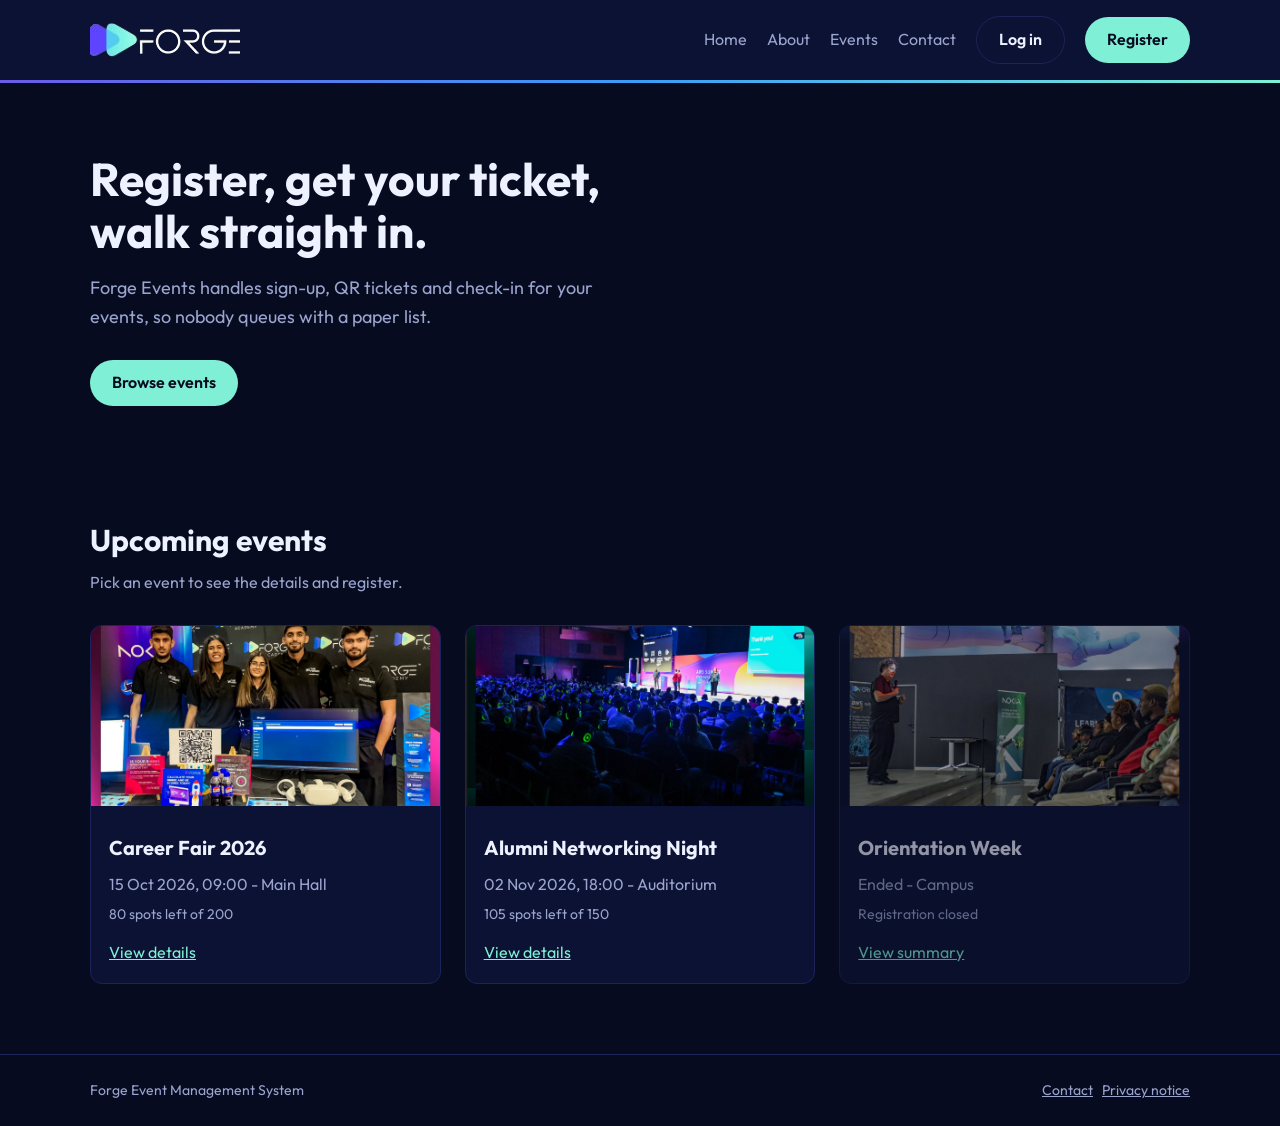
<file: index.html>
<!DOCTYPE html>
<html lang="en">
<head>
  <meta charset="utf-8">
  <meta name="viewport" content="width=device-width, initial-scale=1">
  <title>Forge Event Management System</title>

  <!-- Font from Google Fonts (optional - if you delete this, the page uses Arial) -->
  <link href="https://fonts.googleapis.com/css2?family=Outfit:wght@400;600&display=swap" rel="stylesheet">

  <!-- This line connects the page to our styling file -->
  <link rel="stylesheet" href="style.css">
  
</head>

<body>

  <!-- ============================================================
       1. HEADER
       ============================================================ -->
  <header class="header">
    <div class="container header-inner">

       
           <img src="forge-logo-wht.png" alt="Forge Events logo"> 
      <a href="index.html" class="logo"></a>

      <!-- Menu. Each <li> is one menu item, each <a> is a link to another page -->
      <nav>
        <ul class="menu">
          <li><a href="index.html">Home</a></li>
          <li><a href="about.html">About</a></li>
          <li><a href="events.html">Events</a></li>
          <li><a href="contact.html">Contact</a></li>
          <li><a href="login.html" class="btn btn-outline">Log in</a></li>
          <li><a href="signup.html" class="btn btn-primary">Register</a></li>
        </ul>
      </nav>

    </div>
  </header>


  <main>

    <!-- ============================================================
         2. HERO (the first big section people see)
         Left side = text and buttons. Right side = a picture.
         ============================================================ -->
    <section class="hero">
      <div class="container hero-inner">

        <div class="hero-text">
          <h1>Register, get your ticket, walk straight in.</h1>
          <p>
            Forge Events handles sign-up, QR tickets and check-in for your
            events, so nobody queues with a paper list.
          </p>
          <a href="events.html" class="btn btn-primary">Browse events</a>
          <!--<a href="login.html" class="btn btn-outline">Log in</a>-->
        </div>

        <div class="hero-picture">
          <!--
            PICTURE SPACE #1 (hero picture)
           
           <img src="image6.jpg" alt="People at an event">
        </div>-->

      </div>
    </section>


    <!-- ============================================================
         3. UPCOMING EVENTS
         ============================================================ -->
    <section class="events">
      <div class="container">

        <h2>Upcoming events</h2>
        <p class="events-intro">Pick an event to see the details and register.</p>

        <div class="card-grid">

          <!-- Event card 1 -->
          <article class="card">
            <!-- PICTURE SPACE #2 -->
           
             <img src="image1.jpg" alt="Career Fair 2026"> 

            <div class="card-body">
              <h3>Career Fair 2026</h3>
              <p>15 Oct 2026, 09:00 - Main Hall</p>
              <p class="spots">80 spots left of 200</p>
              <a href="event-details.html">View details</a>
            </div>
          </article>

          <!-- Event card 2 -->
          <article class="card">
            <!-- PICTURE SPACE #3 -->
            <img src="image3.jpg" alt="Alumni Networking Night"> 

            <div class="card-body">
              <h3>Alumni Networking Night</h3>
              <p>02 Nov 2026, 18:00 - Auditorium</p>
              <p class="spots">105 spots left of 150</p>
              <a href="event-details.html">View details</a>
            </div>
          </article>

          <!-- Event card 3 (a past event - the extra class "past" makes it look faded) -->
          <article class="card past">
            <!-- PICTURE SPACE #4 -->
            
             <img src="image5.jpg" alt="Orientation Week"> 

            <div class="card-body">
              <h3>Orientation Week</h3>
              <p>Ended - Campus</p>
              <p class="spots">Registration closed</p>
              <a href="event-details.html">View summary</a>
            </div>
          </article>

        </div>
        <div id="created-public-events" class="card-grid" aria-live="polite"></div>
      </div>
    </section>

  </main>


  <!-- ============================================================
       4. FOOTER
       ============================================================ -->
  <footer class="footer">
    <div class="container footer-inner">
      <span>Forge Event Management System</span>
      <span><a href="contact.html">Contact</a> &nbsp; <a href="privacy.html">Privacy notice</a></span>
    </div>
  </footer>

  <script src="events.js"></script>
</body>
</html>
</file>
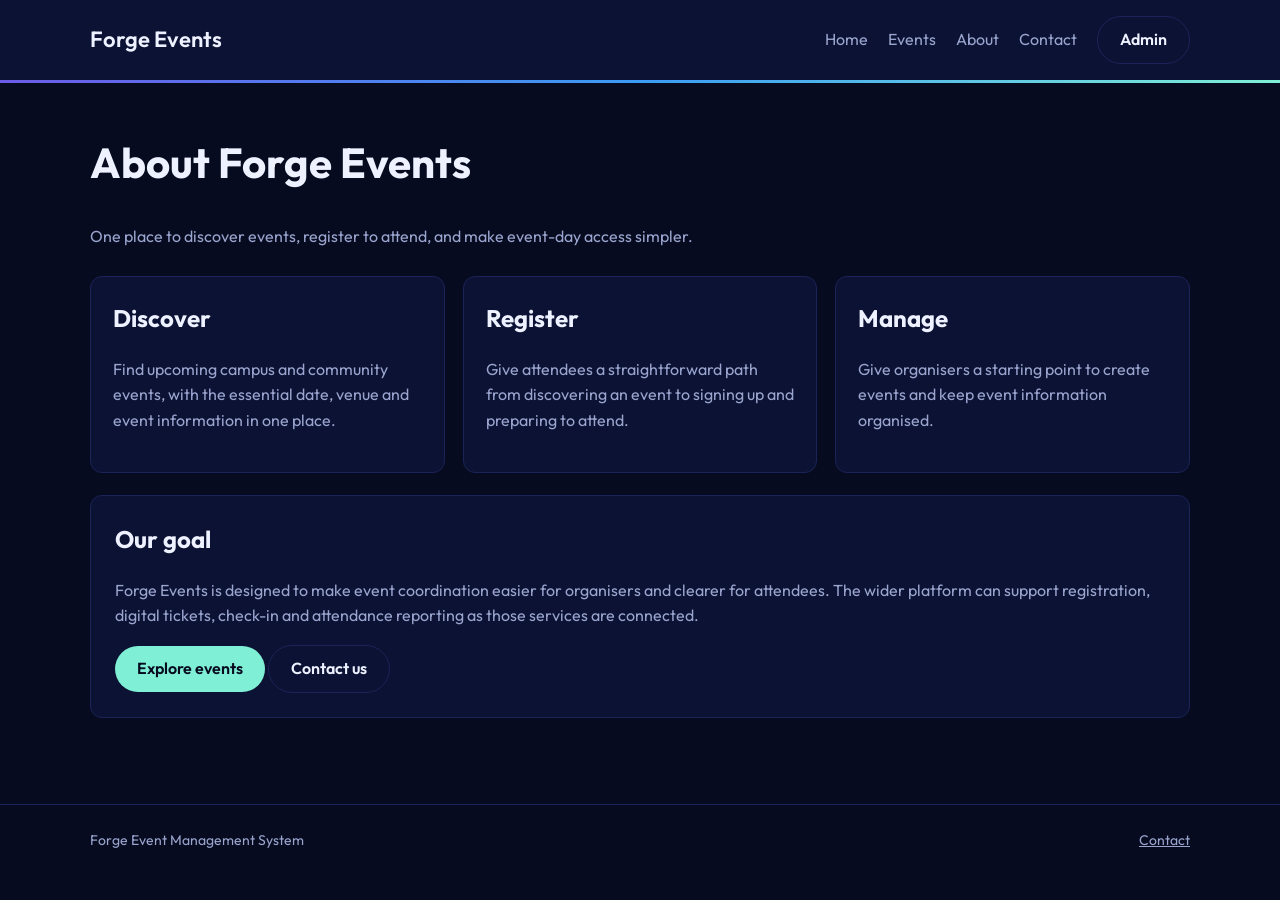
<file: about.html>
<!DOCTYPE html>
<html lang="en"><head><meta charset="utf-8"><meta name="viewport" content="width=device-width, initial-scale=1">
<title>About - Forge Events</title><link href="https://fonts.googleapis.com/css2?family=Outfit:wght@400;600&display=swap" rel="stylesheet"><link rel="stylesheet" href="style.css"></head>
<body><header class="header"><div class="container header-inner"><a href="index.html" class="logo">Forge Events</a><nav><ul class="menu"><li><a href="index.html">Home</a></li><li><a href="events.html">Events</a></li><li><a href="about.html" aria-current="page">About</a></li><li><a href="contact.html">Contact</a></li><li><a href="admin-dashboard.html" class="btn btn-outline">Admin</a></li></ul></nav></div></header>
<main class="page-content"><div class="container"><h1>About Forge Events</h1><p>One place to discover events, register to attend, and make event-day access simpler.</p>
<section class="content-grid"><div><h2>Discover</h2><p>Find upcoming campus and community events, with the essential date, venue and event information in one place.</p></div><div><h2>Register</h2><p>Give attendees a straightforward path from discovering an event to signing up and preparing to attend.</p></div><div><h2>Manage</h2><p>Give organisers a starting point to create events and keep event information organised.</p></div></section>
<section class="content-panel"><h2>Our goal</h2><p>Forge Events is designed to make event coordination easier for organisers and clearer for attendees. The wider platform can support registration, digital tickets, check-in and attendance reporting as those services are connected.</p><a class="btn btn-primary" href="events.html">Explore events</a> <a class="btn btn-outline" href="contact.html">Contact us</a></section>
</div></main><footer class="footer"><div class="container footer-inner"><span>Forge Event Management System</span><span><a href="contact.html">Contact</a></span></div></footer></body></html>
</file>
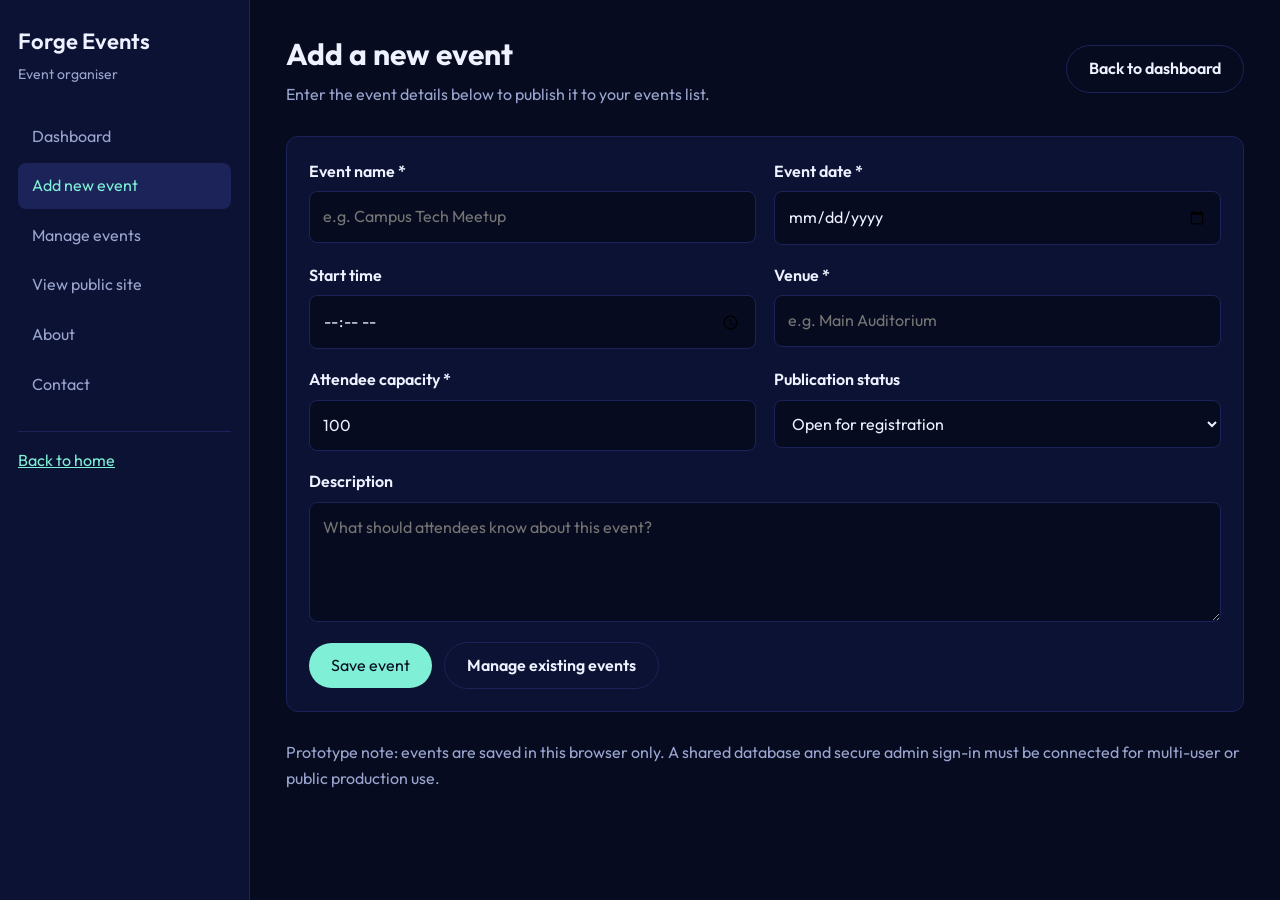
<file: add-event.html>
<!DOCTYPE html>
<html lang="en">
<head>
  <meta charset="utf-8">
  <meta name="viewport" content="width=device-width, initial-scale=1">
  <title>Add an event - Forge Events</title>
  <link href="https://fonts.googleapis.com/css2?family=Outfit:wght@400;600&display=swap" rel="stylesheet">
  <link rel="stylesheet" href="style.css">
</head>
<body>
  <div class="dashboard">
    <aside class="sidebar">
      <a href="index.html" class="logo">Forge Events</a>
      <p class="role-label">Event organiser</p>
      <nav><ul>
        <li><a href="admin-dashboard.html">Dashboard</a></li>
        <li><a href="add-event.html" class="active">Add new event</a></li>
        <li><a href="manage-events.html">Manage events</a></li>
        <li><a href="index.html">View public site</a></li>
        <li><a href="about.html">About</a></li>
        <li><a href="contact.html">Contact</a></li>
      </ul></nav>
      <div class="logout"><a href="index.html">Back to home</a></div>
    </aside>
    <main class="main">
      <div class="page-top"><div><h1>Add a new event</h1><p>Enter the event details below to publish it to your events list.</p></div>
        <a class="btn btn-outline" href="admin-dashboard.html">Back to dashboard</a></div>
      <section class="panel">
        <div id="event-notice" class="notice" role="status" hidden></div>
        <form id="event-form">
          <div class="form-grid">
            <div class="form-field"><label for="title">Event name *</label><input id="title" name="title" required maxlength="100" placeholder="e.g. Campus Tech Meetup"></div>
            <div class="form-field"><label for="date">Event date *</label><input id="date" name="date" type="date" required></div>
            <div class="form-field"><label for="time">Start time</label><input id="time" name="time" type="time"></div>
            <div class="form-field"><label for="venue">Venue *</label><input id="venue" name="venue" required maxlength="120" placeholder="e.g. Main Auditorium"></div>
            <div class="form-field"><label for="capacity">Attendee capacity *</label><input id="capacity" name="capacity" type="number" min="1" max="100000" value="100" required></div>
            <div class="form-field"><label for="status">Publication status</label><select id="status" name="status"><option value="Open">Open for registration</option><option value="Draft">Draft</option></select></div>
            <div class="form-field full"><label for="description">Description</label><textarea id="description" name="description" maxlength="1500" placeholder="What should attendees know about this event?"></textarea></div>
          </div>
          <div class="form-actions"><button class="btn btn-primary" type="submit">Save event</button><a class="btn btn-outline" href="manage-events.html">Manage existing events</a></div>
        </form>
      </section>
      <p class="muted">Prototype note: events are saved in this browser only. A shared database and secure admin sign-in must be connected for multi-user or public production use.</p>
    </main>
  </div>
  <script src="events.js"></script>
</body>
</html>
</file>
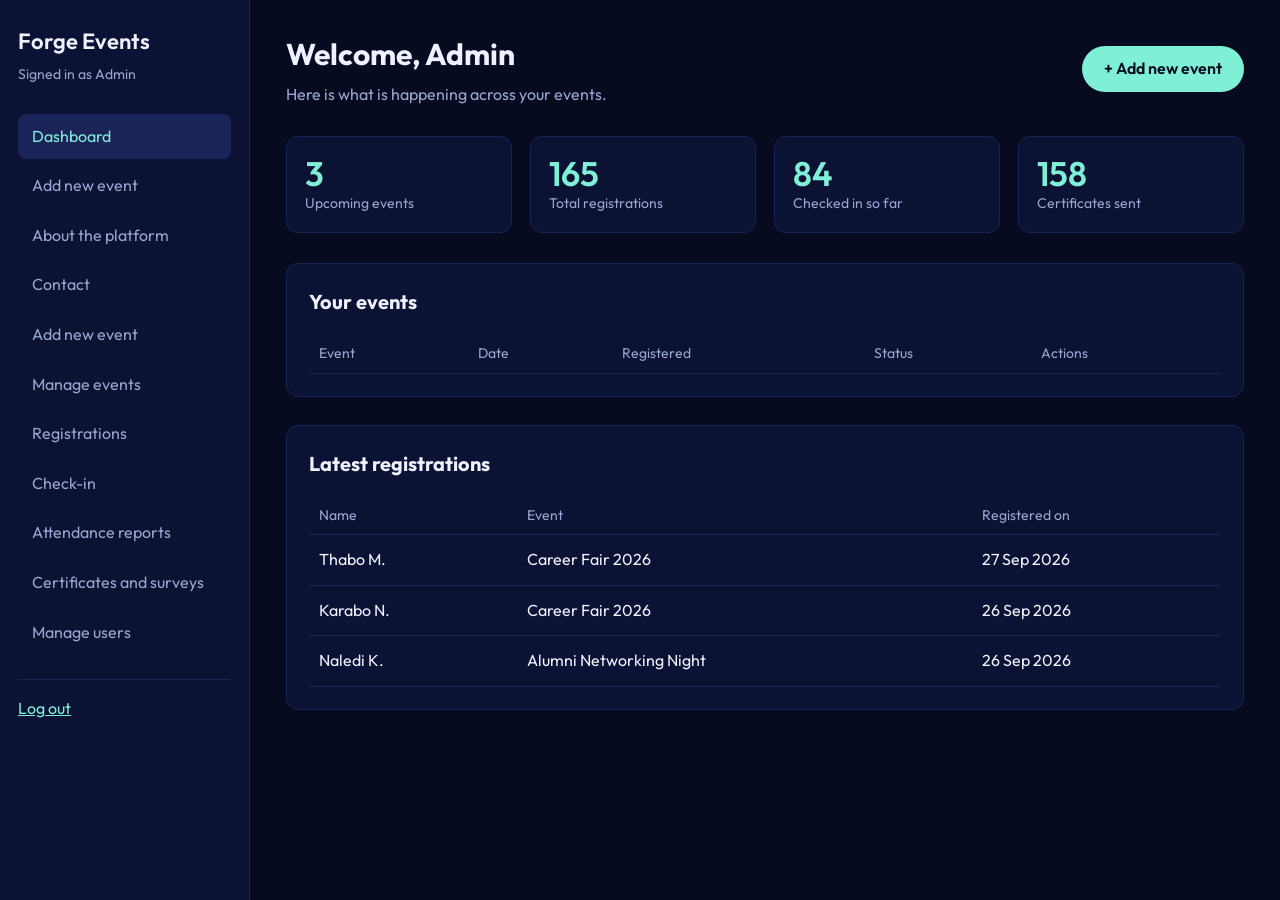
<file: admin-dashboard.html>
<!DOCTYPE html>
<html lang="en">

<!--
  ADMIN DASHBOARD - HTML file
  Who sees this: the admin (superadmin). This is the person who can
  create and manage events.

  The page has 2 parts:
    1. Sidebar - logo and the menu of things the admin can do
    2. Main    - welcome text, the numbers, then the table of events

  NOTE FOR THE TEAM (login page):
    After a successful login, send admins to this page
    (admin-dashboard.html) and students/volunteers to student-dashboard.html.

  All the numbers and names below are EXAMPLES. Later they will come
  from the database.
-->

<head>
  <meta charset="utf-8">
  <meta name="viewport" content="width=device-width, initial-scale=1">
  <title>Admin dashboard - Forge Events</title>

  <link href="https://fonts.googleapis.com/css2?family=Outfit:wght@400;600&display=swap" rel="stylesheet">

  <link rel="stylesheet" href="style.css">
</head>

  <div class="dashboard">

    <!-- ============================================================
         1. SIDEBAR
         The link for the page you are on has class="active".
         ============================================================ -->
    <aside class="sidebar">
      <a href="index.html" class="logo">Forge Events</a>
      <p class="role-label">Signed in as Admin</p>

      <nav>
        <ul>
          <li><a href="admin-dashboard.html" class="active">Dashboard</a></li>
          <li><a href="add-event.html">Add new event</a></li>
          <li><a href="about.html">About the platform</a></li>
          <li><a href="contact.html">Contact</a></li>
          <li><a href="add-event.html">Add new event</a></li>
          <li><a href="manage-events.html">Manage events</a></li>
          <li><a href="registrations.html">Registrations</a></li>
          <li><a href="check-in.html">Check-in</a></li>
          <li><a href="reports.html">Attendance reports</a></li>
          <li><a href="certificates.html">Certificates and surveys</a></li>
          <li><a href="users.html">Manage users</a></li>
        </ul>
      </nav>

      <div class="logout">
        <a href="index.html">Log out</a>
      </div>
    </aside>


    <!-- ============================================================
         2. MAIN CONTENT
         ============================================================ -->
    <main class="main">

      <!-- Welcome text and the main admin action: adding an event -->
      <div class="page-top">
        <div>
          <h1>Welcome, Admin</h1>
          <p>Here is what is happening across your events.</p>
        </div>
        <a href="add-event.html" class="btn btn-primary">+ Add new event</a>
      </div>

      <!-- The row of numbers. To add another box, copy one <div class="stat-box"> -->
      <section class="stats">
        <div class="stat-box">
          <div class="stat-number">3</div>
          <div class="stat-label">Upcoming events</div>
        </div>
        <div class="stat-box">
          <div class="stat-number">165</div>
          <div class="stat-label">Total registrations</div>
        </div>
        <div class="stat-box">
          <div class="stat-number">84</div>
          <div class="stat-label">Checked in so far</div>
        </div>
        <div class="stat-box">
          <div class="stat-number">158</div>
          <div class="stat-label">Certificates sent</div>
        </div>
      </section>

      <!-- Table of events. One <tr> is one row, each <td> is one cell.
           To add an event to the table, copy a whole <tr> ... </tr> block. -->
      <section class="panel">
        <h2>Your events</h2>
        <table>
          <thead>
            <tr>
              <th>Event</th>
              <th>Date</th>
              <th>Registered</th>
              <th>Status</th>
              <th>Actions</th>
            </tr>
          </thead>
          <tbody id="created-events-table">
            <tr>
              <td>Career Fair 2026</td>
              <td>15 Oct 2026</td>
              <td>120 / 200</td>
              <td><span class="status open">Open</span></td>
              <td>
                <a href="manage-events.html" class="btn btn-outline btn-small">Manage</a>
                <a href="add-event.html" class="btn btn-outline btn-small">Edit</a>
              </td>
            </tr>
            <tr>
              <td>Alumni Networking Night</td>
              <td>02 Nov 2026</td>
              <td>45 / 150</td>
              <td><span class="status open">Open</span></td>
              <td>
                <a href="manage-events.html" class="btn btn-outline btn-small">Manage</a>
                <a href="add-event.html" class="btn btn-outline btn-small">Edit</a>
              </td>
            </tr>
            <tr>
              <td>Tech Talk: AI in Industry</td>
              <td>20 Nov 2026</td>
              <td>0 / 60</td>
              <td><span class="status">Draft</span></td>
              <td>
                <a href="manage-events.html" class="btn btn-outline btn-small">Manage</a>
                <a href="add-event.html" class="btn btn-outline btn-small">Edit</a>
              </td>
            </tr>
            <tr>
              <td>Orientation Week</td>
              <td>Ended</td>
              <td>180 / 180</td>
              <td><span class="status">Past</span></td>
              <td>
                <a href="reports.html" class="btn btn-outline btn-small">View report</a>
              </td>
            </tr>
          </tbody>
        </table>
      </section>

      <!-- Latest sign-ups -->
      <section class="panel">
        <h2>Latest registrations</h2>
        <table>
          <thead>
            <tr>
              <th>Name</th>
              <th>Event</th>
              <th>Registered on</th>
            </tr>
          </thead>
          <tbody>
            <tr>
              <td>Thabo M.</td>
              <td>Career Fair 2026</td>
              <td>27 Sep 2026</td>
            </tr>
            <tr>
              <td>Karabo N.</td>
              <td>Career Fair 2026</td>
              <td>26 Sep 2026</td>
            </tr>
            <tr>
              <td>Naledi K.</td>
              <td>Alumni Networking Night</td>
              <td>26 Sep 2026</td>
            </tr>
          </tbody>
        </table>
      </section>

    </main>
  </div>

  <script src="events.js"></script>
</body>
</html>
</file>
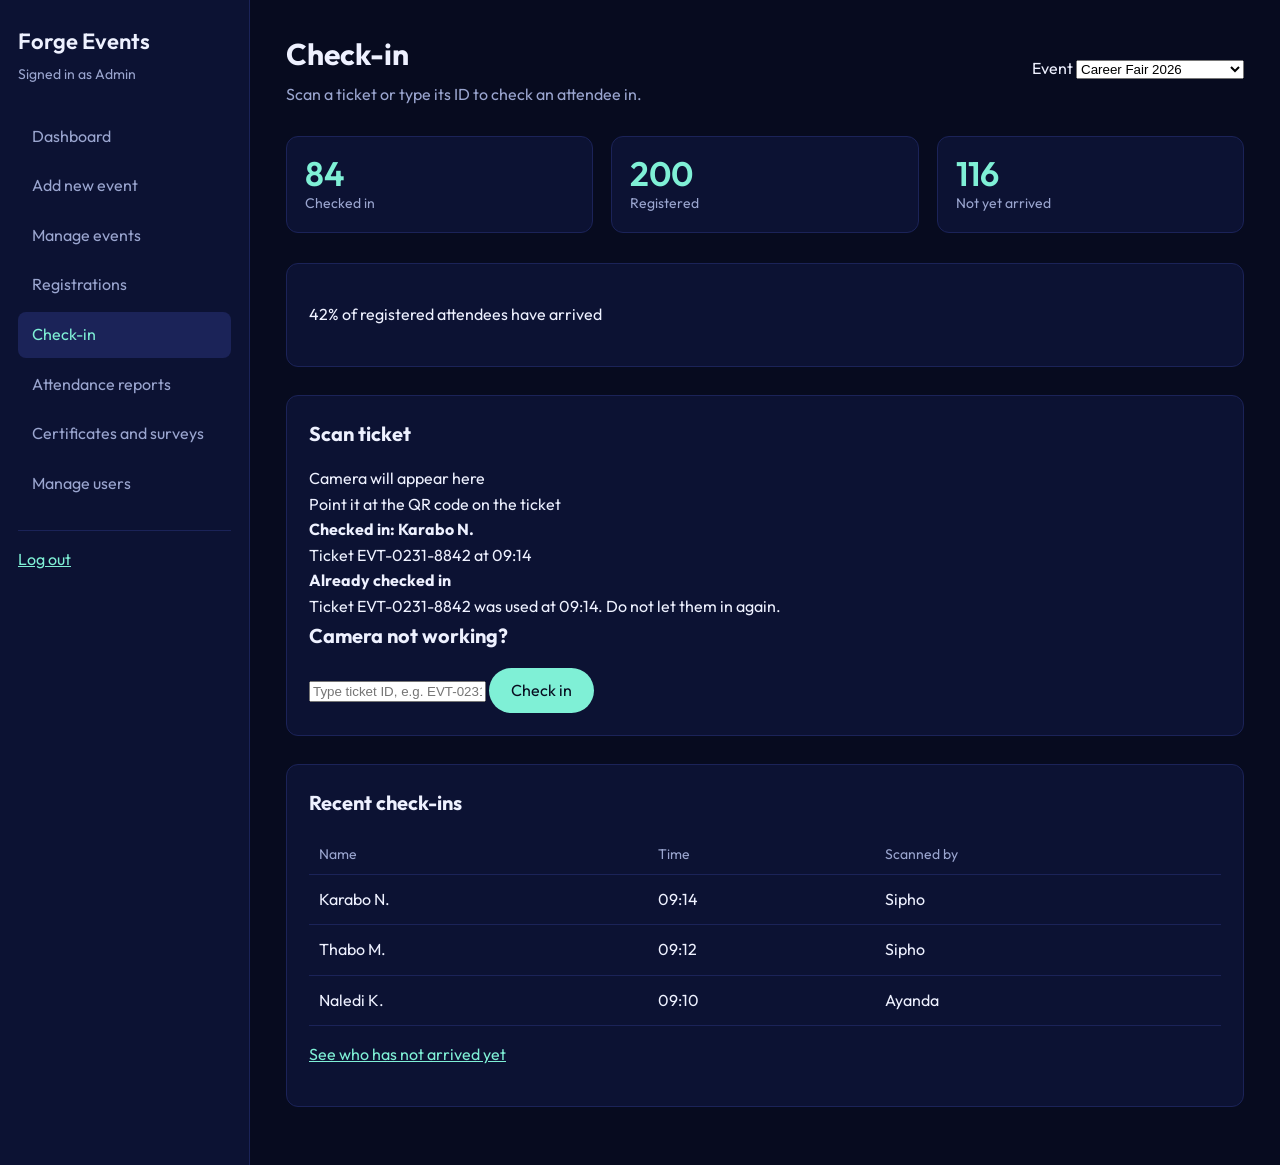
<file: check-in.html>
<!DOCTYPE html>
<html lang="en">

<!--
  CHECK-IN PAGE - HTML file
  Who uses this: admins and volunteers at the door of an event.
  Their job: check each attendee in by scanning the QR code on their
  ticket, or by typing the ticket ID if the scan does not work.

  The page has 2 parts:
    1. Sidebar - same as the admin dashboard
    2. Main    - choose event, the numbers, the scanner, the recent list

  FOR VOLUNTEERS: copy the sidebar from student-dashboard.html instead,
  and put class="active" on the "Volunteer check-in" link.

  All names and numbers are EXAMPLES. Later they will come from the database.
-->

<head>
  <meta charset="utf-8">
  <meta name="viewport" content="width=device-width, initial-scale=1">
  <title>Check-in - Forge Events</title>

  <link href="https://fonts.googleapis.com/css2?family=Outfit:wght@400;600&display=swap" rel="stylesheet">
  <link rel="stylesheet" href="style.css">
</head>

<body>

  <div class="dashboard">

    <!-- ============================================================
         1. SIDEBAR (admin version)
         ============================================================ -->
    <aside class="sidebar">
      <a href="index.html" class="logo">Forge Events</a>
      <p class="role-label">Signed in as Admin</p>

      <nav>
        <ul>
          <li><a href="admin-dashboard.html">Dashboard</a></li>
          <li><a href="add-event.html">Add new event</a></li>
          <li><a href="manage-events.html">Manage events</a></li>
          <li><a href="registrations.html">Registrations</a></li>
          <li><a href="check-in.html" class="active">Check-in</a></li>
          <li><a href="reports.html">Attendance reports</a></li>
          <li><a href="certificates.html">Certificates and surveys</a></li>
          <li><a href="users.html">Manage users</a></li>
        </ul>
      </nav>

      <div class="logout">
        <a href="index.html">Log out</a>
      </div>
    </aside>


    <!-- ============================================================
         2. MAIN CONTENT
         ============================================================ -->
    <main class="main">

      <!-- Title, and a dropdown to choose which event you are checking in for -->
      <div class="page-top">
        <div>
          <h1>Check-in</h1>
          <p>Scan a ticket or type its ID to check an attendee in.</p>
        </div>

        <div class="field">
          <label for="event-select">Event</label>
          <select id="event-select">
            <option>Career Fair 2026</option>
            <option>Alumni Networking Night</option>
            <option>Tech Talk: AI in Industry</option>
          </select>
        </div>
      </div>

      <!-- The numbers -->
      <section class="stats">
        <div class="stat-box">
          <div class="stat-number">84</div>
          <div class="stat-label">Checked in</div>
        </div>
        <div class="stat-box">
          <div class="stat-number">200</div>
          <div class="stat-label">Registered</div>
        </div>
        <div class="stat-box">
          <div class="stat-number">116</div>
          <div class="stat-label">Not yet arrived</div>
        </div>
      </section>

      <!-- Progress bar. The width in style="" is the percentage checked in. -->
      <section class="panel">
        <p class="progress-text">42% of registered attendees have arrived</p>
        <div class="progress">
          <div class="progress-fill" style="width: 42%;"></div>
        </div>
      </section>


      <!-- Two columns: scanner on the left, recent check-ins on the right -->
      <div class="checkin-layout">

        <!-- LEFT: scanner -->
        <section class="panel">
          <h2>Scan ticket</h2>

          <!-- Camera placeholder. Later, JavaScript will show the camera here. -->
          <div class="viewfinder">
            Camera will appear here<br>
            Point it at the QR code on the ticket
          </div>

          <!-- RESULT MESSAGE
               Only ONE of these shows at a time (decided by code later).
               For now both are here so you can see how they look. -->
          <div class="result result-success">
            <strong>Checked in: Karabo N.</strong><br>
            Ticket EVT-0231-8842 at 09:14
          </div>

          <div class="result result-error">
            <strong>Already checked in</strong><br>
            Ticket EVT-0231-8842 was used at 09:14. Do not let them in again.
          </div>

          <!-- Backup: type the ticket ID if the camera or QR code fails -->
          <h2 class="small-heading">Camera not working?</h2>
          <form class="manual-form" action="#" method="post">
            <input type="text" name="ticket-id" placeholder="Type ticket ID, e.g. EVT-0231-8842">
            <button type="submit" class="btn btn-primary">Check in</button>
          </form>
        </section>

        <!-- RIGHT: recent check-ins -->
        <section class="panel">
          <h2>Recent check-ins</h2>
          <table>
            <thead>
              <tr>
                <th>Name</th>
                <th>Time</th>
                <th>Scanned by</th>
              </tr>
            </thead>
            <tbody>
              <tr>
                <td>Karabo N.</td>
                <td>09:14</td>
                <td>Sipho</td>
              </tr>
              <tr>
                <td>Thabo M.</td>
                <td>09:12</td>
                <td>Sipho</td>
              </tr>
              <tr>
                <td>Naledi K.</td>
                <td>09:10</td>
                <td>Ayanda</td>
              </tr>
            </tbody>
          </table>

          <p class="panel-link"><a href="reports.html">See who has not arrived yet</a></p>
        </section>

      </div>

    </main>
  </div>

</body>
</html>
</file>
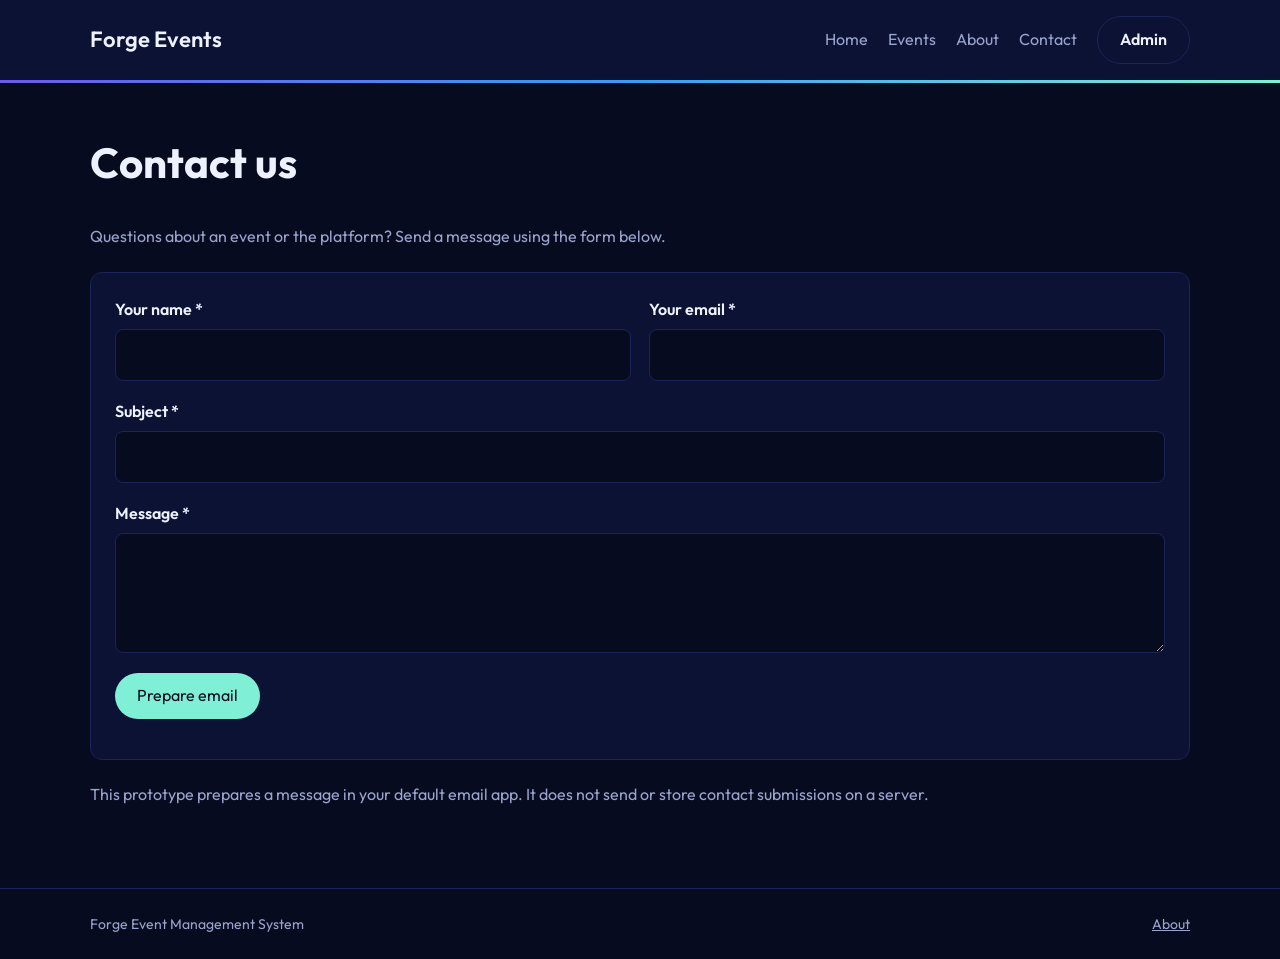
<file: contact.html>
<!DOCTYPE html>
<html lang="en"><head><meta charset="utf-8"><meta name="viewport" content="width=device-width, initial-scale=1">
<title>Contact - Forge Events</title><link href="https://fonts.googleapis.com/css2?family=Outfit:wght@400;600&display=swap" rel="stylesheet"><link rel="stylesheet" href="style.css"></head>
<body><header class="header"><div class="container header-inner"><a href="index.html" class="logo">Forge Events</a><nav><ul class="menu"><li><a href="index.html">Home</a></li><li><a href="events.html">Events</a></li><li><a href="about.html">About</a></li><li><a href="contact.html" aria-current="page">Contact</a></li><li><a href="admin-dashboard.html" class="btn btn-outline">Admin</a></li></ul></nav></div></header>
<main class="page-content"><div class="container"><h1>Contact us</h1><p>Questions about an event or the platform? Send a message using the form below.</p>
<section class="content-panel"><form id="contact-form"><div class="form-grid">
<div class="form-field"><label for="name">Your name *</label><input id="name" name="name" required maxlength="100" autocomplete="name"></div>
<div class="form-field"><label for="email">Your email *</label><input id="email" name="email" type="email" required maxlength="150" autocomplete="email"></div>
<div class="form-field full"><label for="subject">Subject *</label><input id="subject" name="subject" required maxlength="150"></div>
<div class="form-field full"><label for="message">Message *</label><textarea id="message" name="message" required maxlength="3000"></textarea></div>
</div><div class="form-actions"><button class="btn btn-primary" type="submit">Prepare email</button></div><p id="contact-notice" class="muted" role="status"></p></form></section>
<p class="muted">This prototype prepares a message in your default email app. It does not send or store contact submissions on a server.</p>
</div></main><footer class="footer"><div class="container footer-inner"><span>Forge Event Management System</span><span><a href="about.html">About</a></span></div></footer>
<script>
document.getElementById("contact-form").addEventListener("submit", function(e) {
 e.preventDefault(); if (!this.reportValidity()) return;
 const f = new FormData(this);
 const subject = encodeURIComponent(f.get("subject"));
 const body = encodeURIComponent("Name: " + f.get("name") + "\\nEmail: " + f.get("email") + "\\n\\n" + f.get("message"));
 document.getElementById("contact-notice").textContent = "Your email app should open with the message prepared. Add the team's contact email to the mailto link when it is confirmed.";
 window.location.href = "mailto:?subject=" + subject + "&body=" + body;
});
</script></body></html>
</file>
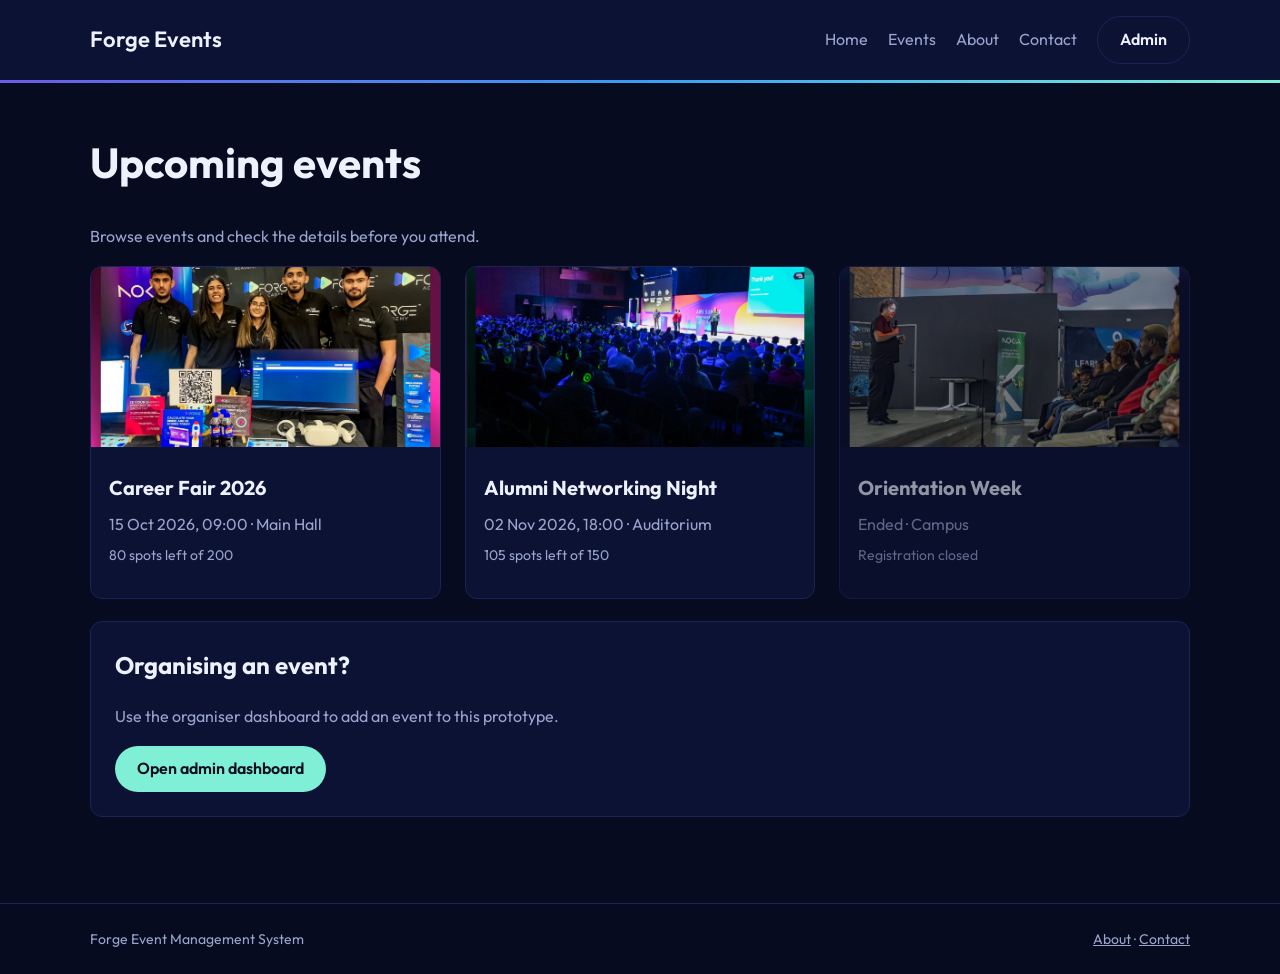
<file: events.html>
<!DOCTYPE html>
<html lang="en"><head><meta charset="utf-8"><meta name="viewport" content="width=device-width, initial-scale=1">
<title>Events - Forge Events</title><link href="https://fonts.googleapis.com/css2?family=Outfit:wght@400;600&display=swap" rel="stylesheet"><link rel="stylesheet" href="style.css"></head>
<body><header class="header"><div class="container header-inner"><a href="index.html" class="logo">Forge Events</a><nav><ul class="menu"><li><a href="index.html">Home</a></li><li><a href="events.html" aria-current="page">Events</a></li><li><a href="about.html">About</a></li><li><a href="contact.html">Contact</a></li><li><a href="admin-dashboard.html" class="btn btn-outline">Admin</a></li></ul></nav></div></header>
<main class="page-content"><div class="container"><h1>Upcoming events</h1><p>Browse events and check the details before you attend.</p>
<div class="card-grid">
<article class="card"><img src="image1.jpg" alt="Career fair"><div class="card-body"><h3>Career Fair 2026</h3><p>15 Oct 2026, 09:00 · Main Hall</p><p class="spots">80 spots left of 200</p></div></article>
<article class="card"><img src="image3.jpg" alt="Networking event"><div class="card-body"><h3>Alumni Networking Night</h3><p>02 Nov 2026, 18:00 · Auditorium</p><p class="spots">105 spots left of 150</p></div></article>
<article class="card past"><img src="image5.jpg" alt="Orientation week"><div class="card-body"><h3>Orientation Week</h3><p>Ended · Campus</p><p class="spots">Registration closed</p></div></article>
</div><div id="created-public-events" class="card-grid" aria-live="polite"></div>
<section class="content-panel"><h2>Organising an event?</h2><p>Use the organiser dashboard to add an event to this prototype.</p><a href="admin-dashboard.html" class="btn btn-primary">Open admin dashboard</a></section>
</div></main><footer class="footer"><div class="container footer-inner"><span>Forge Event Management System</span><span><a href="about.html">About</a> · <a href="contact.html">Contact</a></span></div></footer><script src="events.js"></script></body></html>
</file>
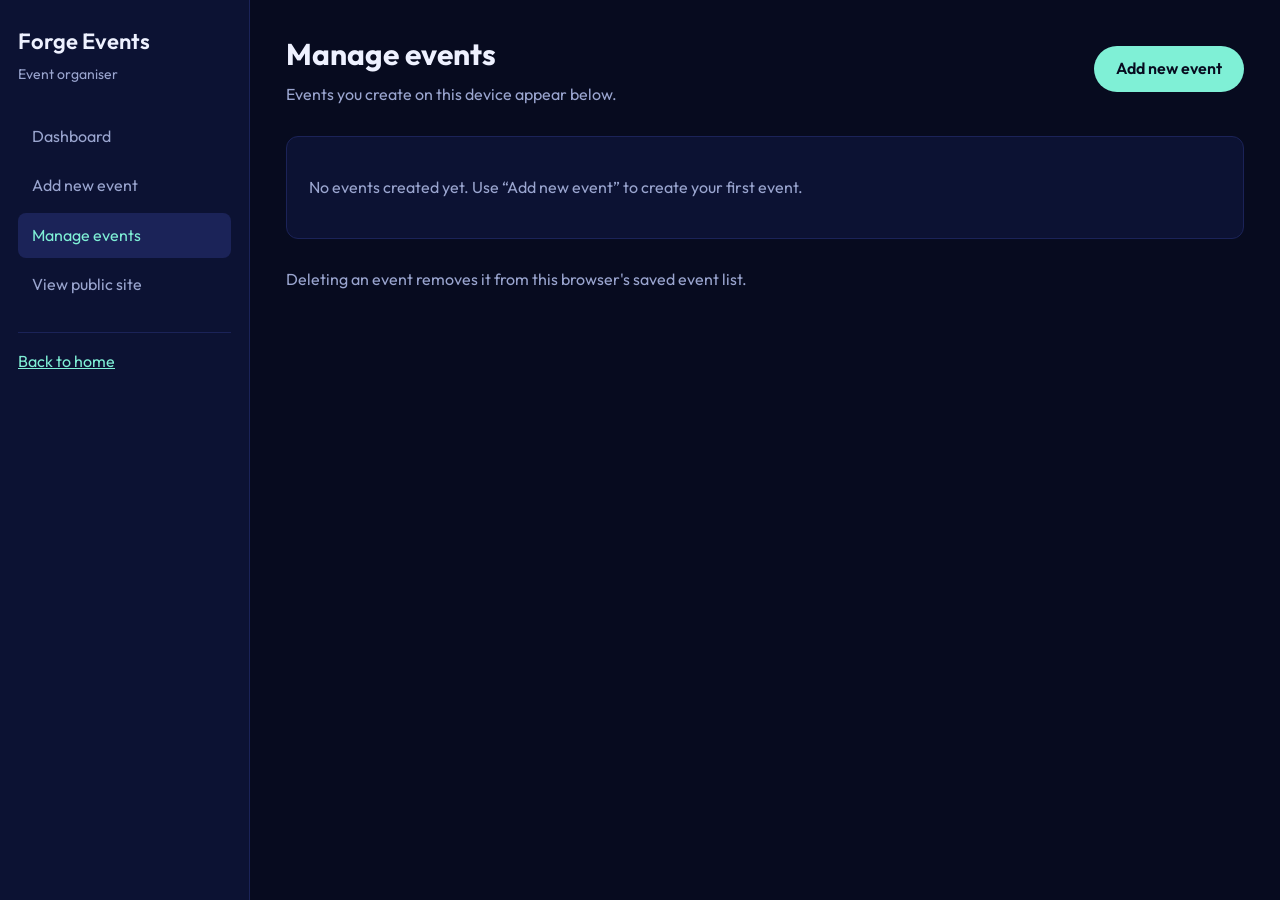
<file: manage-events.html>
<!DOCTYPE html>
<html lang="en"><head><meta charset="utf-8"><meta name="viewport" content="width=device-width, initial-scale=1">
<title>Manage events - Forge Events</title><link href="https://fonts.googleapis.com/css2?family=Outfit:wght@400;600&display=swap" rel="stylesheet"><link rel="stylesheet" href="style.css"></head>
<body><div class="dashboard"><aside class="sidebar"><a href="index.html" class="logo">Forge Events</a><p class="role-label">Event organiser</p><nav><ul>
<li><a href="admin-dashboard.html">Dashboard</a></li><li><a href="add-event.html">Add new event</a></li><li><a class="active" href="manage-events.html">Manage events</a></li><li><a href="index.html">View public site</a></li></ul></nav><div class="logout"><a href="index.html">Back to home</a></div></aside>
<main class="main"><div class="page-top"><div><h1>Manage events</h1><p>Events you create on this device appear below.</p></div><a href="add-event.html" class="btn btn-primary">Add new event</a></div>
<section class="panel event-admin-list"><div id="created-events-list" aria-live="polite"><p class="muted">Loading events…</p></div></section>
<p class="muted">Deleting an event removes it from this browser's saved event list.</p></main></div><script src="events.js"></script></body></html>
</file>
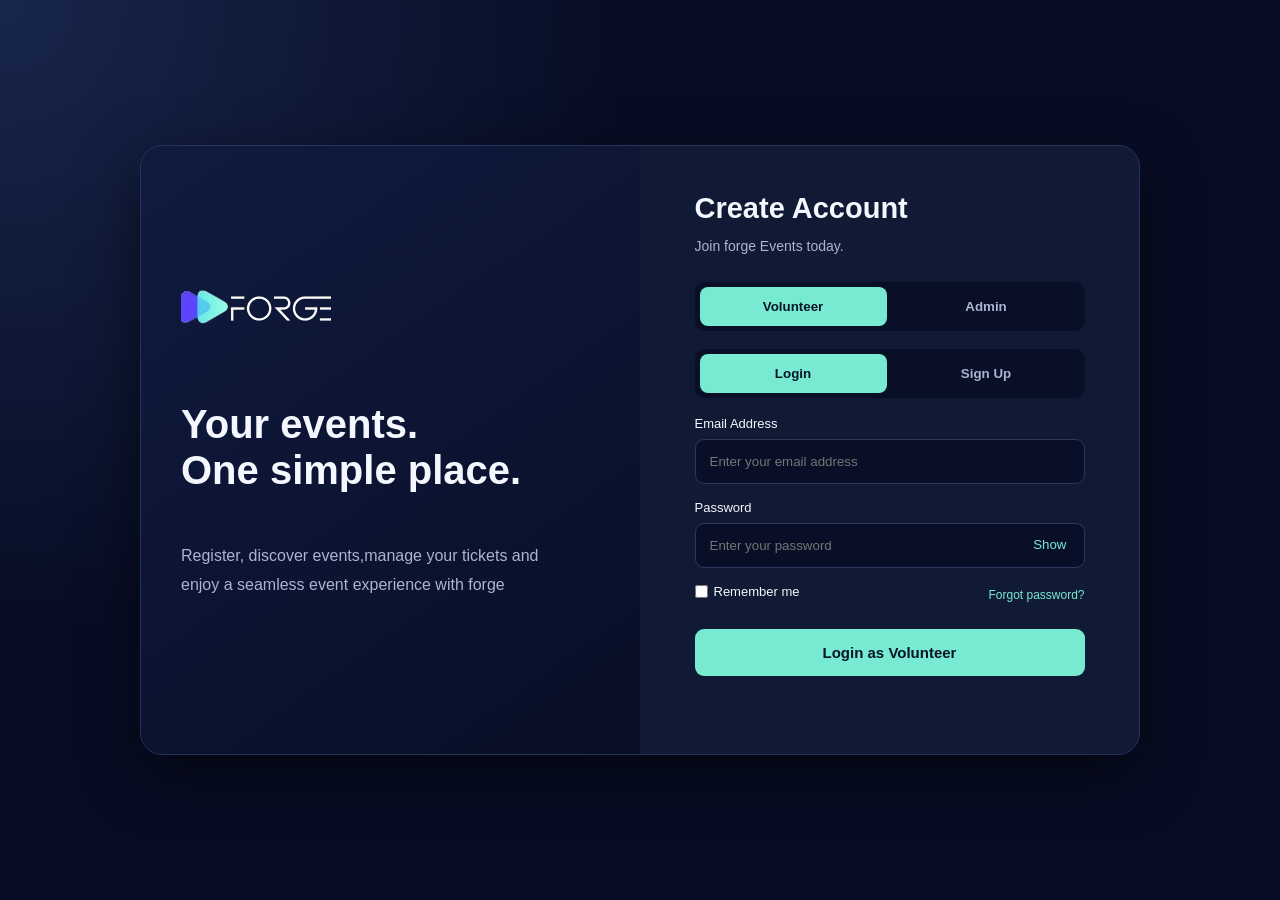
<file: signup.html>
<!DOCTYPE html>
<html lang="en">
<head>
<meta charset="UTF-8">
<meta name="viewport" content="width=device-width, initial-scale=1.0">
<title>Forge 0]'. Login</title>

<style>
:root {
    --navy: #070d24;
    --panel: #111a35;
    --mint: #78ead2;
    --purple: #7169d5;
    --white: #f5f7ff;
    --muted: #aab5d2;
    --line: #2b385d;
}

* {
    box-sizing: border-box;
}

body {
    margin: 0;
    min-height: 100vh;
    display: flex;
    align-items: center;
    justify-content: center;
    padding: 20px;
    font-family: Arial, sans-serif;
    color: var(--white);
    background: radial-gradient(circle at top left,#18264c,transparent 40%),var(--navy);
}

.container {
    width: 100%;
    max-width: 1000px;
    min-height: 610px;
    display: grid;
    grid-template-columns: 1fr 1fr;
    background: var(--panel);
    border: 1px solid #26345b;
    border-radius: 22px;
    overflow: hidden;
    box-shadow: 0 20px 60px #0008;
}

.left {
    padding: 50px 40px;
    background: linear-gradient(145deg,#101b40,#080e25);
    display: flex;
    flex-direction: column;
    justify-content: center;
}

.logo {
    font-size: 30px;
    font-weight: bold;
    letter-spacing: 2px;
}

.logo span {
    color: var(--mint);
}

.left h1 {
    font-size: 40px;
    line-height: 1.15;
    margin-top: 65px;
}

.left p {
    color: var(--muted);
    line-height: 1.8;
}

.right {
    padding: 40px;
    display: flex;
    align-items: center;
    justify-content: center;
}

.form {
    width: 100%;
    max-width: 390px;
}

h2 {
    font-size: 29px;
    margin: 0 0 10px;
}

.subtitle {
    color: var(--muted);
    font-size: 14px;
    line-height: 1.6;
    margin: 0 0 24px;
}

.tabs {
    display: flex;
    gap: 6px;
    background: #080f27;
    padding: 5px;
    border-radius: 10px;
    margin-bottom: 18px;
}

.tabs button {
    flex: 1;
    padding: 12px 6px;
    border: 0;
    background: transparent;
    color: var(--muted);
    cursor: pointer;
    font-weight: bold;
    border-radius: 8px;
}

.tabs button.active {
    background: var(--mint);
    color: #071326;
}

.field {
    margin-bottom: 16px;
}

label {
    display: block;
    margin-bottom: 8px;
    font-size: 13px;
}

input {
    width: 100%;
    padding: 14px;
    background: #080f27;
    border: 1px solid var(--line);
    border-radius: 9px;
    color: white;
    outline: none;
}

input:focus {
    border-color: var(--mint);
}

.password {
    position: relative;
}

.password input {
    padding-right: 65px;
}

.show {
    position: absolute;
    right: 12px;
    top: 13px;
    color: var(--mint);
    background: none;
    border: 0;
    cursor: pointer;
}

.options {
    display: flex;
    justify-content: space-between;
    align-items: center;
    gap: 10px;
    margin: 15px 0 22px;
    font-size: 12px;
}

.options a,
.back-link {
    color: var(--mint);
    text-decoration: none;
}

.remember {
    display: flex;
    align-items: center;
    gap: 6px;
}

.remember input {
    width: auto;
    margin: 0;
}

.primary {
    width: 100%;
    padding: 15px;
    border: 0;
    border-radius: 9px;
    background: var(--mint);
    color: #071326;
    font-weight: bold;
    font-size: 15px;
    cursor: pointer;
}

.primary:hover {
    background: #9af5e2;
}

.message {
    font-size: 13px;
    margin-top: 14px;
    color: #ff8c96;
    line-height: 1.5;
    min-height: 18px;
}

.message.success {
    color: var(--mint);
}

.hidden {
    display: none !important;
}

.dashboard {
    text-align: center;
}

.avatar {
    width: 75px;
    height: 75px;
    margin: 0 auto 16px;
    display: grid;
    place-items: center;
    border-radius: 50%;
    background: #d9e9ed;
    border: 5px solid var(--purple);
    color: #17334b;
    font-size: 28px;
    font-weight: bold;
}

.role-label {
    display: inline-block;
    margin: 5px 0 12px;
    padding: 7px 13px;
    border-radius: 20px;
    background: #25365f;
    color: var(--mint);
    font-size: 12px;
    font-weight: bold;
}

.logout {
    margin-top: 16px;
    padding: 12px 25px;
    border: 1px solid var(--mint);
    border-radius: 9px;
    color: var(--mint);
    background: transparent;
    cursor: pointer;
}

.small-note {
    font-size: 12px;
    color: var(--muted);
    line-height: 1.5;
    margin-top: 18px;
}

@media(max-width:700px) {
    .container {
        grid-template-columns: 1fr;
        max-width: 460px;
    }

    .left {
        padding: 25px;
    }

    .left h1 {
        font-size: 29px;
        margin-top: 25px;
    }

    .right {
        padding: 30px 24px;
    }
}
</style>
</head>

<body>

<div class="container">

<section class="left">
    <div class="logo"><img src="forge-logo-wht.png" alt="Forge Events logo"></div>

    <h1>Your events.<br>One simple place.</h1>

    <p>
        Register, discover events,manage your tickets and<br/>
		enjoy a seamless event experience with forge
    </p>
</section>

<section class="right">

<!-- LOGIN AND SIGNUP -->

<div class="form" id="authPanel">

    <h2 id="heading">Create Account</h2>

    <p class="subtitle" id="subtitle">
        Join forge Events today.
    </p>

    <div class="tabs">
        <button type="button" class="active" data-role="volunteer">
            Volunteer
        </button>

        <button type="button" data-role="admin">
            Admin
        </button>
    </div>

    <div class="tabs">
        <button type="button" class="active" data-mode="login">
            Login
        </button>

        <button type="button" data-mode="signup">
            Sign Up
        </button>
    </div>

    <form id="authForm">

        <div class="field hidden" id="nameField">
            <label for="fullName">Full Name</label>
            <input id="fullName" type="text"
            placeholder="Enter your full name" autocomplete="name">
        </div>

        <div class="field">
            <label for="email">Email Address</label>
            <input id="email" type="email"
            placeholder="Enter your email address"
            required autocomplete="username">
        </div>

        <div class="field">
            <label for="password">Password</label>

            <div class="password">
                <input id="password" type="password"
                placeholder="Enter your password"
                required autocomplete="current-password">

                <button class="show" type="button"
                data-target="password">Show</button>
            </div>
        </div>

        <div class="field hidden" id="confirmField">
            <label for="confirmPassword">Confirm Password</label>

            <div class="password">
                <input id="confirmPassword" type="password"
                placeholder="Confirm your password"
                autocomplete="new-password">

                <button class="show" type="button"
                data-target="confirmPassword">Show</button>
            </div>
        </div>

        <div class="options" id="loginOptions">

            <label class="remember">
                <input type="checkbox" id="remember">
                Remember me
            </label>

            <a href="#" id="forgot">Forgot password?</a>
        </div>

        <button class="primary" id="submitButton" type="submit">
            Login as Volunteer
        </button>

        <div class="message" id="message"
        role="status" aria-live="polite"></div>

    </form>

    

</div>


<!-- FORGOT PASSWORD -->

<div class="form hidden" id="resetPanel">

    <h2>Reset Password</h2>

    <p class="subtitle">
        Enter your registered email and choose a new password.
    </p>

    <form id="resetForm">

        <div class="field">
            <label for="resetEmail">Email Address</label>
            <input id="resetEmail" type="email"
            required placeholder="Your registered email">
        </div>

        <div class="field">
            <label for="resetRole">Account Type</label>

            <select id="resetRole" required
            style="width:100%;padding:14px;background:#080f27;color:white;border:1px solid #2b385d;border-radius:9px">

                <option value="volunteer">Volunteer</option>
                <option value="admin">Admin</option>

            </select>
        </div>

        <div class="field">
            <label for="newPassword">New Password</label>
            <input id="newPassword" type="password"
            minlength="6" required
            placeholder="At least 6 characters">
        </div>

        <button class="primary" type="submit">
            Update Password
        </button>

        <div class="message" id="resetMessage"
        role="status" aria-live="polite"></div>

    </form>

    <a href="#" class="back-link" id="backToLogin">
        ← Back to Login
    </a>

</div>


<!-- DASHBOARD AFTER LOGIN -->

<div class="form dashboard hidden" id="dashboard">

    <div class="avatar" id="avatar">F</div>

    <h2 id="welcome">Welcome!</h2>

    <div class="role-label" id="roleLabel">
        VOLUNTEER
    </div>

    <p class="subtitle" id="dashboardText">
        You are signed in to Forge.
    </p>

    <button class="primary" id="continueButton" type="button">
        Continue
    </button>

    <br>

    <button class="logout" id="logout" type="button">
        Logout
    </button>

    <p class="small-note">
        Real admin permissions and protected dashboards
        require server-side authentication.
    </p>

</div>

</section>
</div>


<script>
"use strict";

const $ = id => document.getElementById(id);

let mode = "login";
let selectedRole = "volunteer";


function getUsers() {
    try {
        return JSON.parse(localStorage.getItem("forgeUsers") || "[]");
    } catch (error) {
        return [];
    }
}


function saveUsers(users) {
    localStorage.setItem("forgeUsers", JSON.stringify(users));
}


function showMessage(text, success = false) {
    $("message").textContent = text;

    $("message").className =
        success ? "message success" : "message";
}


function updateButton() {
    $("submitButton").textContent =
        mode === "signup"
        ? "Create Account"
        : "Login as " +
        selectedRole.charAt(0).toUpperCase() +
        selectedRole.slice(1);
}


function setRole(role) {
    selectedRole = role;

    document.querySelectorAll("[data-role]").forEach(button => {
        button.classList.toggle(
            "active",
            button.dataset.role === role
        );
    });

    updateButton();
    showMessage("");
}


function setMode(newMode) {
    mode = newMode;

    document.querySelectorAll("[data-mode]").forEach(button => {
        button.classList.toggle(
            "active",
            button.dataset.mode === mode
        );
    });

    const signup = mode === "signup";

    $("nameField").classList.toggle("hidden", !signup);
    $("confirmField").classList.toggle("hidden", !signup);
    $("loginOptions").classList.toggle("hidden", signup);

    $("heading").textContent =
        signup ? "Create Account" : "Welcome back";

    $("subtitle").textContent = signup
        ? "Register for the Forge Reporting System."
        : "Choose your account type and enter your login details.";

    $("password").autocomplete =
        signup ? "new-password" : "current-password";

    updateButton();
    showMessage("");
}


// ACCOUNT TYPE BUTTONS

document.querySelectorAll("[data-role]").forEach(button => {
    button.addEventListener("click", () => {
        setRole(button.dataset.role);
    });
});


// LOGIN AND SIGNUP BUTTONS

document.querySelectorAll("[data-mode]").forEach(button => {
    button.addEventListener("click", () => {
        setMode(button.dataset.mode);
    });
});


// SHOW AND HIDE PASSWORD

document.querySelectorAll(".show").forEach(button => {
    button.addEventListener("click", () => {
        const field = $(button.dataset.target);

        field.type =
            field.type === "password" ? "text" : "password";

        button.textContent =
            field.type === "password" ? "Show" : "Hide";
    });
});


// SHOW DASHBOARD

function showDashboard(user) {

    $("authPanel").classList.add("hidden");
    $("resetPanel").classList.add("hidden");
    $("dashboard").classList.remove("hidden");

    $("welcome").textContent =
        "Welcome, " + user.name + "!";

    $("avatar").textContent =
        (user.name || user.email).charAt(0).toUpperCase();

    $("roleLabel").textContent =
        user.role.toUpperCase();

    $("dashboardText").textContent =
        "You are signed in as a " + user.role + "  account.";
}


// LOGIN AND CREATE ACCOUNT

$("authForm").addEventListener("submit", event => {

    event.preventDefault();

    const name = $("fullName").value.trim();
    const email = $("email").value.trim().toLowerCase();
    const password = $("password").value;

    const users = getUsers();

    if (password.length < 6) {
        showMessage("Password must contain at least 6 characters.");
        return;
    }


    // CREATE ACCOUNT

    if (mode === "signup") {

        if (!name) {
            showMessage("Please enter your full name.");
            return;
        }

        if (password !== $("confirmPassword").value) {
            showMessage("Passwords do not match.");
            return;
        }

        if (users.some(user =>
            user.email === email && user.role === selectedRole
        )) {
            showMessage("An account with this email and account type already exists.");
            return;
        }

        users.push({
            name: name,
            email: email,
            password: password,
            role: selectedRole
        });

        saveUsers(users);

        $("authForm").reset();

        setMode("login");

        $("email").value = email;

        showMessage(
            "Account created successfully. Please log in.",
            true
        );

        return;
    }


    // LOGIN

    const user = users.find(item =>
        item.email === email &&
        item.password === password &&
        item.role === selectedRole
    );

    if (!user) {
        showMessage(
            "Account not found or login details are incorrect. Check the account type or sign up first."
        );
        return;
    }

    if ($("remember").checked) {

        localStorage.setItem(
            "forgeSession",
            JSON.stringify({
                email: user.email,
                role: user.role
            })
        );

    } else {

        localStorage.removeItem("forgeSession");

    }

    showDashboard(user);

});


// FORGOT PASSWORD

$("forgot").addEventListener("click", event => {

    event.preventDefault();

    $("authPanel").classList.add("hidden");
    $("resetPanel").classList.remove("hidden");

    $("resetEmail").value =
        $("email").value.trim();

    $("resetRole").value = selectedRole;

    $("resetMessage").textContent = "";

});


// BACK TO LOGIN

$("backToLogin").addEventListener("click", event => {

    event.preventDefault();

    $("resetPanel").classList.add("hidden");
    $("authPanel").classList.remove("hidden");

});


// UPDATE PASSWORD

$("resetForm").addEventListener("submit", event => {

    event.preventDefault();

    const email =
        $("resetEmail").value.trim().toLowerCase();

    const role = $("resetRole").value;

    const password = $("newPassword").value;

    const users = getUsers();

    const user = users.find(item =>
        item.email === email && item.role === role
    );

    if (password.length < 6) {

        $("resetMessage").textContent =
            "Password must contain at least 6 characters.";

        return;
    }

    if (!user) {

        $("resetMessage").textContent =
            "No matching demo account was found.";

        return;
    }

    user.password = password;

    saveUsers(users);

    $("resetMessage").textContent =
        "Demo password updated. You can now log in.";

    $("resetMessage").className =
        "message success";

});


// LOGOUT

$("logout").addEventListener("click", () => {

    localStorage.removeItem("forgeSession");

    $("dashboard").classList.add("hidden");
    $("authPanel").classList.remove("hidden");

    $("authForm").reset();

    setRole("volunteer");
    setMode("login");

});


// CONTINUE BUTTON

$("continueButton").addEventListener("click", () => {

    alert(
        "The Admin and Volunteer dashboards will be connected in the next development stage."
    );

});


// RESTORE REMEMBERED LOGIN

try {

    const session = JSON.parse(
        localStorage.getItem("forgeSession") || "null"
    );

    if (session) {

        const user = getUsers().find(item =>
            item.email === session.email &&
            item.role === session.role
        );

        if (user) {
            showDashboard(user);
        }

    }

} catch (error) {

    localStorage.removeItem("forgeSession");

}

</script>

</body>
</html>
</file>
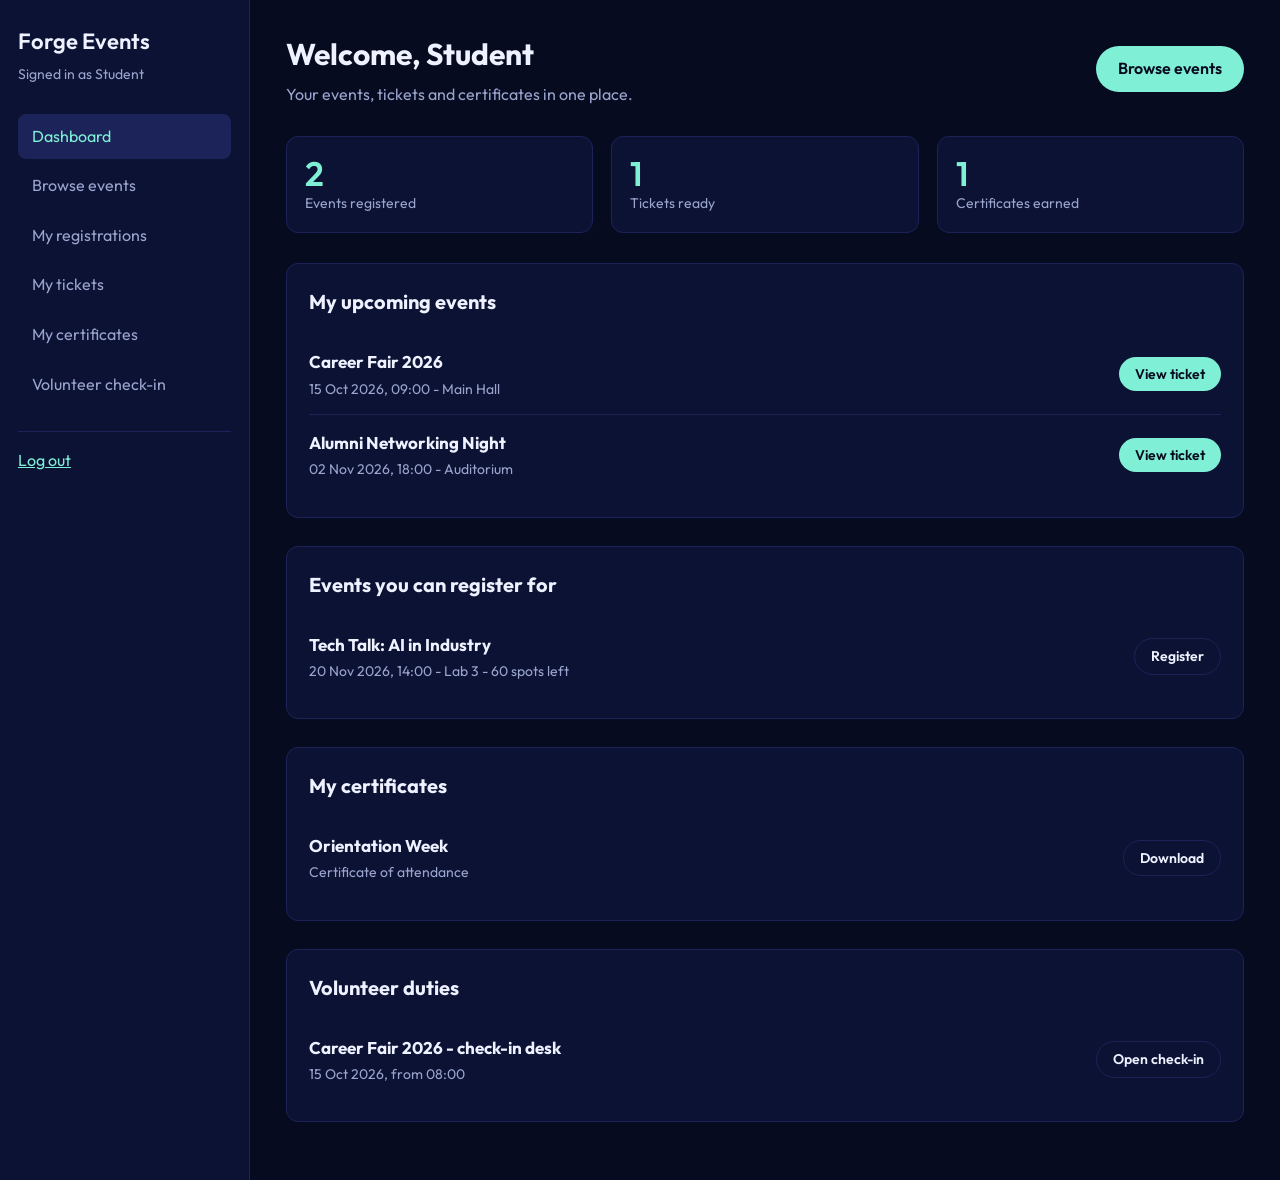
<file: student-dashboard.html>
<!DOCTYPE html>
<html lang="en">

<!--
  STUDENT / VOLUNTEER DASHBOARD - HTML file
  Who sees this: students, volunteers and other visitors who have an account.
  They cannot create events. They can register for events, see their
  tickets and certificates, and (if they are volunteering) open check-in.

  It uses exactly the same layout as the admin dashboard (sidebar on the
  left, content on the right). Only the menu items and the content change.

  All names and numbers are EXAMPLES. Later they will come from the database.
-->

<head>
  <meta charset="utf-8">
  <meta name="viewport" content="width=device-width, initial-scale=1">
  <title>Admin dashboard - Forge Events</title>

  <link href="https://fonts.googleapis.com/css2?family=Outfit:wght@400;600&display=swap" rel="stylesheet">

  <link rel="stylesheet" href="style.css">
</head>

<body>

  <div class="dashboard">

    <!-- ============================================================
         1. SIDEBAR
         ============================================================ -->
    <aside class="sidebar">
      <a href="index.html" class="logo">Forge Events</a>
      <p class="role-label">Signed in as Student</p>

      <nav>
        <ul>
          <li><a href="student-dashboard.html" class="active">Dashboard</a></li>
          <li><a href="events.html">Browse events</a></li>
          <li><a href="my-registrations.html">My registrations</a></li>
          <li><a href="my-tickets.html">My tickets</a></li>
          <li><a href="my-certificates.html">My certificates</a></li>
          <!-- Only show the next link to people who are volunteering -->
          <li><a href="checkin.html">Volunteer check-in</a></li>
        </ul>
      </nav>

      <div class="logout">
        <a href="index.html">Log out</a>
      </div>
    </aside>


    <!-- ============================================================
         2. MAIN CONTENT
         ============================================================ -->
    <main class="main">

      <div class="page-top">
        <div>
          <h1>Welcome, Student</h1>
          <p>Your events, tickets and certificates in one place.</p>
        </div>
        <a href="events.html" class="btn btn-primary">Browse events</a>
      </div>

      <!-- The row of numbers -->
      <section class="stats">
        <div class="stat-box">
          <div class="stat-number">2</div>
          <div class="stat-label">Events registered</div>
        </div>
        <div class="stat-box">
          <div class="stat-number">1</div>
          <div class="stat-label">Tickets ready</div>
        </div>
        <div class="stat-box">
          <div class="stat-number">1</div>
          <div class="stat-label">Certificates earned</div>
        </div>
      </section>

      <!-- Events the student has signed up for.
           One <div class="row-item"> is one row. Copy it to add another. -->
      <section class="panel">
        <h2>My upcoming events</h2>

        <div class="row-item">
          <div>
            <h3>Career Fair 2026</h3>
            <p>15 Oct 2026, 09:00 - Main Hall</p>
          </div>
          <a href="my-tickets.html" class="btn btn-primary btn-small">View ticket</a>
        </div>

        <div class="row-item">
          <div>
            <h3>Alumni Networking Night</h3>
            <p>02 Nov 2026, 18:00 - Auditorium</p>
          </div>
          <a href="my-tickets.html" class="btn btn-primary btn-small">View ticket</a>
        </div>
      </section>

      <!-- Events the student has NOT registered for yet -->
      <section class="panel">
        <h2>Events you can register for</h2>

        <div class="row-item">
          <div>
            <h3>Tech Talk: AI in Industry</h3>
            <p>20 Nov 2026, 14:00 - Lab 3 - 60 spots left</p>
          </div>
          <a href="event-details.html" class="btn btn-outline btn-small">Register</a>
        </div>
      </section>

      <!-- Certificates from events the student attended -->
      <section class="panel">
        <h2>My certificates</h2>

        <div class="row-item">
          <div>
            <h3>Orientation Week</h3>
            <p>Certificate of attendance</p>
          </div>
          <a href="my-certificates.html" class="btn btn-outline btn-small">Download</a>
        </div>
      </section>

      <!-- Volunteer duties. Delete this whole section for students who are not volunteers. -->
      <section class="panel">
        <h2>Volunteer duties</h2>

        <div class="row-item">
          <div>
            <h3>Career Fair 2026 - check-in desk</h3>
            <p>15 Oct 2026, from 08:00</p>
          </div>
          <a href="checkin.html" class="btn btn-outline btn-small">Open check-in</a>
        </div>
      </section>

    </main>
  </div>

</body>
</html>
</file>
<file: style.css>
/* ==================================================================
   STYLE.CSS - the ONE stylesheet for the whole site
   Used by: index.html, admin-dashboard.html, student-dashboard.html

   Order of this file:
     1. Colours
     2. General + buttons          (used everywhere)
     3. Header, hero, events, footer   (home page)
     4. Dashboard rules            (both dashboards)
     5. Mobile rules               (ONE block at the very end)

   IMPORTANT: every rule below sits at the "top level" - meaning not
   inside another pair of { }. The only exception is the mobile block
   at the bottom, which is its own @media { ... } section.
   ================================================================== */


/* ------------------------------------------------------------------
   1. COLOURS
   ------------------------------------------------------------------ */
:root {
  --dark-blue:   #070b1f;   /* page background */
  --panel-blue:  #0c1233;   /* header, cards */
  --line-blue:   #1b2358;   /* borders */
  --violet:      #6c5ce7;
  --blue:        #3b9cf5;
  --mint:        #7ff0d6;   /* main accent colour, used for buttons and links */
  --white-text:  #eef1ff;
  --grey-text:   #9aa5cf;
}


/* ------------------------------------------------------------------
   2. GENERAL - rules that apply to the whole page
   ------------------------------------------------------------------ */

/* Makes width and padding easier to work with. You can leave this as is. */
* {
  box-sizing: border-box;
}

body {
  margin: 0;                                  /* removes the default white border */
  font-family: "Outfit", Arial, sans-serif;   /* Outfit, or Arial if it does not load */
  background-color: var(--dark-blue);         /* var(...) means "use the colour saved above" */
  color: var(--white-text);
  line-height: 1.6;                           /* space between lines of text */
}

a {
  color: var(--mint);
}

/* .container keeps the content in the middle and stops it stretching too wide */
.container {
  width: 90%;
  max-width: 1100px;
  margin: 0 auto;      /* "auto" on the sides = centred */
}


/* ------------------------------------------------------------------
   BUTTONS - used in the menu, the hero and the dashboards
   ------------------------------------------------------------------ */
.btn {
  display: inline-block;
  padding: 10px 22px;
  border-radius: 30px;         /* big number = fully rounded ends */
  text-decoration: none;       /* removes the underline from links */
  font-weight: 600;
}

.btn-primary {                 /* the filled button */
  background-color: var(--mint);
  color: var(--dark-blue);
}

.btn-outline {                 /* the button with just a border */
  border: 1px solid var(--line-blue);
  color: var(--white-text);
}

/* Smaller buttons for use inside tables and rows */
.btn-small {
  padding: 6px 16px;
  font-size: 14px;
}


/* ------------------------------------------------------------------
   3. HOME PAGE
   ------------------------------------------------------------------ */

/* ---- HEADER ---- */
.header {
  background-color: var(--panel-blue);
  padding: 16px 0;
  /* Thin coloured line under the header (violet -> blue -> mint) */
  border-bottom: 3px solid;
  border-image: linear-gradient(to right, var(--violet), var(--blue), var(--mint)) 1;
}

/* "flex" puts things side by side. Here: logo on the left, menu on the right. */
.header-inner {
  display: flex;
  justify-content: space-between;   /* pushes them to opposite ends */
  align-items: center;              /* lines them up vertically */
}

.logo {
  color: var(--white-text);
  text-decoration: none;
  font-size: 22px;
  font-weight: 600;
}

.menu {
  display: flex;                    /* puts the menu items in a row */
  align-items: center;
  gap: 20px;                        /* space between items */
  list-style: none;                 /* removes the bullet points */
  margin: 0;
  padding: 0;
}

.menu a {
  color: var(--grey-text);
  text-decoration: none;
}

/* Buttons inside the menu need their own colours, otherwise the rule
   above would turn their text grey */
.menu .btn-primary { color: var(--dark-blue); }
.menu .btn-outline { color: var(--white-text); }


/* ---- HERO - the big first section ---- */
.hero {
  padding: 70px 0;
}

/* Text on the left, picture on the right */
.hero-inner {
  display: flex;
  align-items: center;
  gap: 50px;
}

.hero-text {
  flex: 1;                          /* both sides take equal space */
}

.hero-text h1 {
  font-size: 46px;
  line-height: 1.15;
  margin: 0 0 16px 0;
}

.hero-text p {
  color: var(--grey-text);
  font-size: 18px;
  margin: 0 0 28px 0;
}

.hero-picture {
  flex: 1;
}


/* ---- PICTURES ---- */
.picture-box {
  background-color: var(--panel-blue);
  border: 2px dashed var(--line-blue);
  color: var(--grey-text);
  height: 300px;
  display: flex;
  align-items: center;              /* centres the text inside the box */
  justify-content: center;
}

.hero-picture img {
  width: 100%;
  height: 300px;
  object-fit: cover;                /* crops the picture to fill the box without stretching it */
  border-radius: 12px;
}

.card img {
  width: 100%;
  height: 180px;
  object-fit: cover;
}

.card .picture-box {
  height: 180px;                    /* event pictures are shorter than the hero one */
  border: none;
  border-bottom: 2px dashed var(--line-blue);
}


/* ---- EVENTS SECTION ---- */
.events {
  padding: 40px 0 70px 0;
}

.events h2 {
  font-size: 30px;
  margin: 0 0 6px 0;
}

.events-intro {
  color: var(--grey-text);
  margin: 0 0 30px 0;
}

/* "grid" lays the cards out in columns. repeat(3, 1fr) = 3 equal columns. */
.card-grid {
  display: grid;
  grid-template-columns: repeat(3, 1fr);
  gap: 24px;
}

.card {
  background-color: var(--panel-blue);
  border: 1px solid var(--line-blue);
  border-radius: 12px;
  overflow: hidden;                 /* keeps the picture inside the rounded corners */
}

.card-body {
  padding: 18px;
}

.card-body h3 {
  margin: 0 0 8px 0;
  font-size: 20px;
}

.card-body p {
  margin: 0 0 6px 0;
  color: var(--grey-text);
}

.card-body .spots {
  font-size: 14px;
  margin-bottom: 14px;
}

.card.past {
  opacity: 0.6;                     /* makes the past event look faded */
}


/* ---- FOOTER ---- */
.footer {
  border-top: 1px solid var(--line-blue);
  padding: 24px 0;
  color: var(--grey-text);
  font-size: 14px;
}

.footer-inner {
  display: flex;
  justify-content: space-between;
}

.footer a {
  color: var(--grey-text);
}


/* ------------------------------------------------------------------
   4. DASHBOARDS (admin and student)
   ------------------------------------------------------------------ */

/* ---- PAGE LAYOUT: sidebar on the left, main content on the right ---- */
.dashboard {
  display: flex;
  min-height: 100vh;               /* at least as tall as the screen */
}

.sidebar {
  width: 250px;
  background-color: var(--panel-blue);
  border-right: 1px solid var(--line-blue);
  padding: 24px 18px;
}

.main {
  flex: 1;                         /* takes all the space the sidebar leaves */
  padding: 30px 36px;
}


/* ---- SIDEBAR ---- */
.sidebar .logo {
  display: block;
  margin-bottom: 4px;
}

.role-label {
  color: var(--grey-text);
  font-size: 14px;
  margin: 0 0 28px 0;
}

.sidebar ul {
  list-style: none;                /* removes the bullet points */
  margin: 0;
  padding: 0;
}

.sidebar li a {
  display: block;
  padding: 10px 14px;
  margin-bottom: 4px;
  border-radius: 8px;
  color: var(--grey-text);
  text-decoration: none;
}

.sidebar li a:hover {              /* :hover = when the mouse is over it */
  background-color: var(--line-blue);
  color: var(--white-text);
}

/* The page you are currently on gets the "active" class in the HTML */
.sidebar li a.active {
  background-color: var(--line-blue);
  color: var(--mint);
}

.sidebar .logout {
  margin-top: 24px;
  border-top: 1px solid var(--line-blue);
  padding-top: 16px;
}


/* ---- TOP OF THE MAIN AREA (welcome text left, button right) ---- */
.page-top {
  display: flex;
  justify-content: space-between;
  align-items: center;
  gap: 20px;
  margin-bottom: 28px;
}

.page-top h1 {
  margin: 0 0 4px 0;
  font-size: 30px;
}

.page-top p {
  margin: 0;
  color: var(--grey-text);
}


/* ---- STAT BOXES (the row of numbers at the top)
        "auto-fit / minmax" = fit as many boxes per row as possible,
        each at least 180px wide, so it adjusts itself on small screens. ---- */
.stats {
  display: grid;
  grid-template-columns: repeat(auto-fit, minmax(180px, 1fr));
  gap: 18px;
  margin-bottom: 30px;
}

.stat-box {
  background-color: var(--panel-blue);
  border: 1px solid var(--line-blue);
  border-radius: 12px;
  padding: 18px;
}

.stat-number {
  font-size: 34px;
  font-weight: 600;
  color: var(--mint);
  line-height: 1.1;
}

.stat-label {
  color: var(--grey-text);
  font-size: 14px;
}


/* ---- PANELS (the boxes that hold a table or a list) ---- */
.panel {
  background-color: var(--panel-blue);
  border: 1px solid var(--line-blue);
  border-radius: 12px;
  padding: 22px;
  margin-bottom: 28px;
}

.panel h2 {
  margin: 0 0 16px 0;
  font-size: 20px;
}


/* ---- TABLES (admin dashboard) ---- */
table {
  width: 100%;
  border-collapse: collapse;       /* joins the cell borders into single lines */
}

th {
  text-align: left;
  color: var(--grey-text);
  font-weight: 400;
  font-size: 14px;
  padding: 8px 10px;
  border-bottom: 1px solid var(--line-blue);
}

td {
  padding: 12px 10px;
  border-bottom: 1px solid var(--line-blue);
}

/* Small label showing an event's status */
.status {
  display: inline-block;
  padding: 2px 12px;
  border-radius: 20px;
  font-size: 13px;
  border: 1px solid var(--line-blue);
  color: var(--grey-text);
}

.status.open {
  border-color: var(--mint);
  color: var(--mint);
}


/* ---- LIST ROWS (student dashboard): text on the left, button on the right ---- */
.row-item {
  display: flex;
  justify-content: space-between;
  align-items: center;
  gap: 16px;
  padding: 14px 0;
  border-bottom: 1px solid var(--line-blue);
}

.row-item:last-child {
  border-bottom: none;             /* no line under the last row */
}

.row-item h3 {
  margin: 0 0 2px 0;
  font-size: 17px;
}

.row-item p {
  margin: 0;
  color: var(--grey-text);
  font-size: 14px;
}


/* ------------------------------------------------------------------
   5. MOBILE - screens 800px wide or smaller (phones, small tablets)
   Everything inside this ONE block only applies on small screens.
   It stacks things instead of putting them side by side.
   New mobile rules for any page go in here.
   ------------------------------------------------------------------ */
@media (max-width: 800px) {

  /* -- Home page -- */
  .header-inner {
    flex-direction: column;         /* logo on top, menu underneath */
    gap: 12px;
  }

  .menu {
    flex-wrap: wrap;                /* lets menu items drop to a second line */
    justify-content: center;
  }

  .hero-inner {
    flex-direction: column;         /* text on top, picture underneath */
  }

  .hero-text h1 {
    font-size: 34px;
  }

  .card-grid {
    grid-template-columns: 1fr;     /* one card per row */
  }

  /* -- Dashboards -- */
  .dashboard {
    flex-direction: column;         /* sidebar on top, content underneath */
  }

  .sidebar {
    width: 100%;
    border-right: none;
    border-bottom: 1px solid var(--line-blue);
  }

  .main {
    padding: 22px 18px;
  }

  .page-top {
    flex-direction: column;
    align-items: flex-start;
  }

  .row-item {
    flex-direction: column;
    align-items: flex-start;
  }

  /* Tables are wide, so let them scroll sideways instead of breaking the page */
  .panel {
    overflow-x: auto;
  }
}

/* Added pages and event-management form */
.page-content { padding: 46px 0 64px; }
.page-content h1 { margin-top: 0; font-size: clamp(30px, 4vw, 42px); }
.page-content h2 { margin-top: 0; }
.page-content p, .muted { color: var(--grey-text); }
.content-panel { background: var(--panel-blue); border: 1px solid var(--line-blue); border-radius: 12px; padding: 24px; margin: 22px 0; }
.content-grid { display: grid; grid-template-columns: repeat(3, minmax(0, 1fr)); gap: 18px; margin-top: 26px; }
.content-grid > div { background: var(--panel-blue); border: 1px solid var(--line-blue); border-radius: 12px; padding: 22px; }
.form-grid { display: grid; grid-template-columns: repeat(2, minmax(0, 1fr)); gap: 18px; }
.form-field { display: flex; flex-direction: column; gap: 7px; min-width: 0; }
.form-field.full { grid-column: 1 / -1; }
.form-field label { font-weight: 600; }
.form-field input, .form-field select, .form-field textarea {
  width: 100%; padding: 12px 13px; border: 1px solid var(--line-blue); border-radius: 8px;
  background: var(--dark-blue); color: var(--white-text); font: inherit;
}
.form-field textarea { min-height: 120px; resize: vertical; }
.form-actions { display: flex; gap: 12px; align-items: center; flex-wrap: wrap; margin-top: 20px; }
button.btn { cursor: pointer; font: inherit; border: 0; }
button.btn-outline { border: 1px solid var(--line-blue); background: transparent; }
.notice { padding: 13px 16px; border: 1px solid var(--mint); border-radius: 8px; color: var(--mint); margin: 16px 0; }
.event-admin-list .row-item { align-items: flex-start; }
.contact-links a { overflow-wrap: anywhere; }
@media (max-width: 800px) {
  .content-grid, .form-grid { grid-template-columns: 1fr; }
  .form-field.full { grid-column: auto; }
  .content-panel { padding: 18px; }
}
</file>
